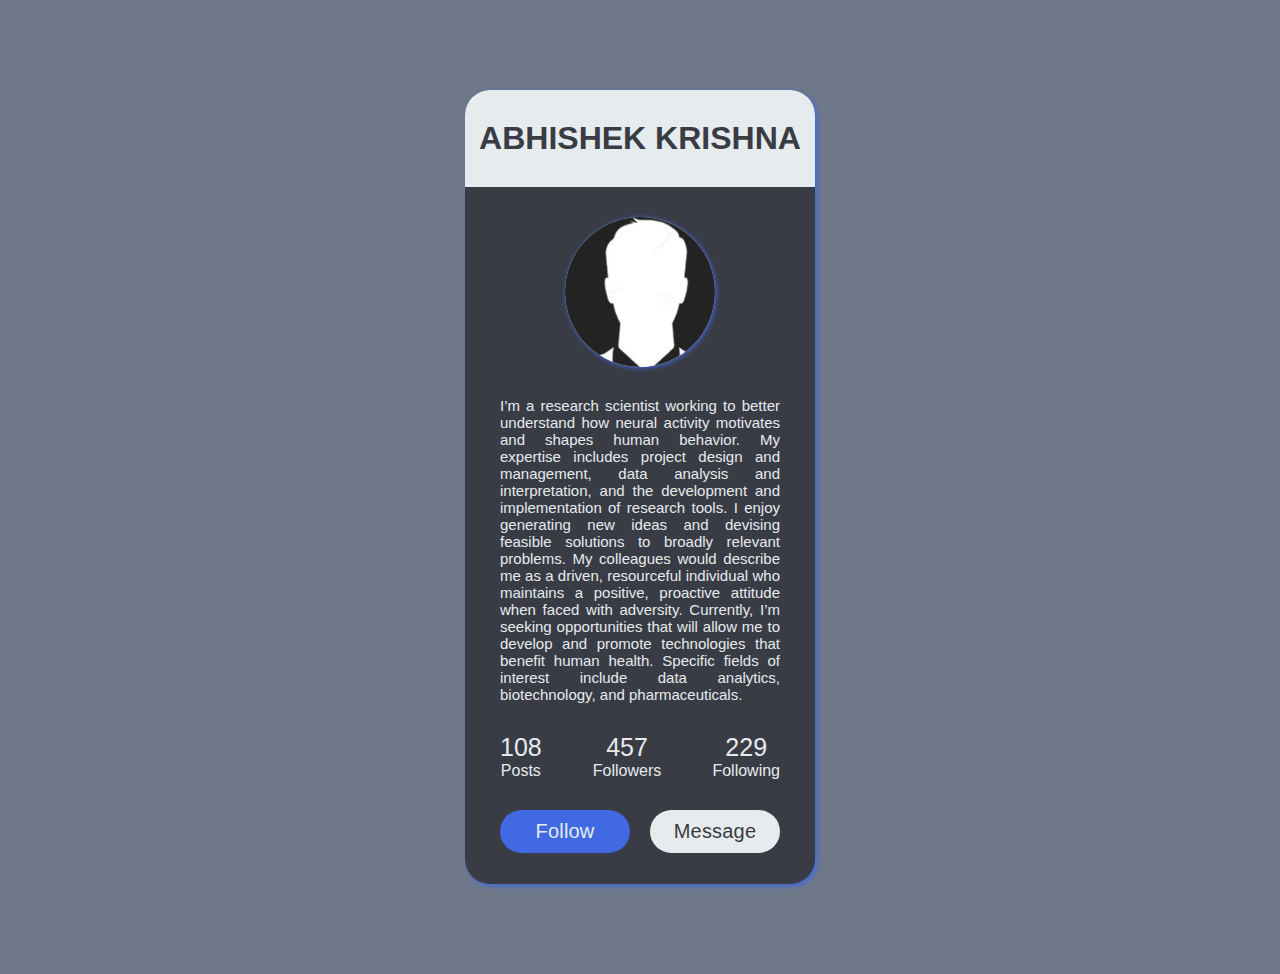
<file: me.html>
<!DOCTYPE html>
<html lang="en">
<head>
    <meta charset="UTF-8">
    <meta name="viewport" content="width=device-width, initial-scale=1.0">
    <title>Profile</title>
    <link href="me.css" rel="stylesheet">
    
</head>
<body>
    

    <div id="card">
        <h1>ABHISHEK KRISHNA</h1>
        <div class="image-crop">
            <img id="avatar" src="profilepic.jpeg"></img>
        </div>
        <div id="bio">
            <p>I’m a research scientist working to better understand how neural activity motivates and shapes human behavior. My expertise includes project design and management, data analysis and interpretation, and the development and implementation of research tools. I enjoy generating new ideas and devising feasible solutions to broadly relevant problems. My colleagues would describe me as a driven, resourceful individual who maintains a positive, proactive attitude when faced with adversity. Currently, I’m seeking opportunities that will allow me to develop and promote technologies that benefit human health. Specific fields of interest include data analytics, biotechnology, and pharmaceuticals. </p>
        </div>
        <div id="stats">
            <div class="col">
                <p class="stat">108</p>
                <p class="label">Posts</p>
            </div>
                    <div class="col">
                <p class="stat">457</p>
                <p class="label">Followers</p>
            </div>
                    <div class="col">
                <p class="stat">229</p>
                <p class="label">Following</p>
            </div>
        </div>
        <div id="buttons">
            <button>Follow</button>
            <button id="msg">Message</button>
        </div>
    </div>

</body>
</html>
</file>
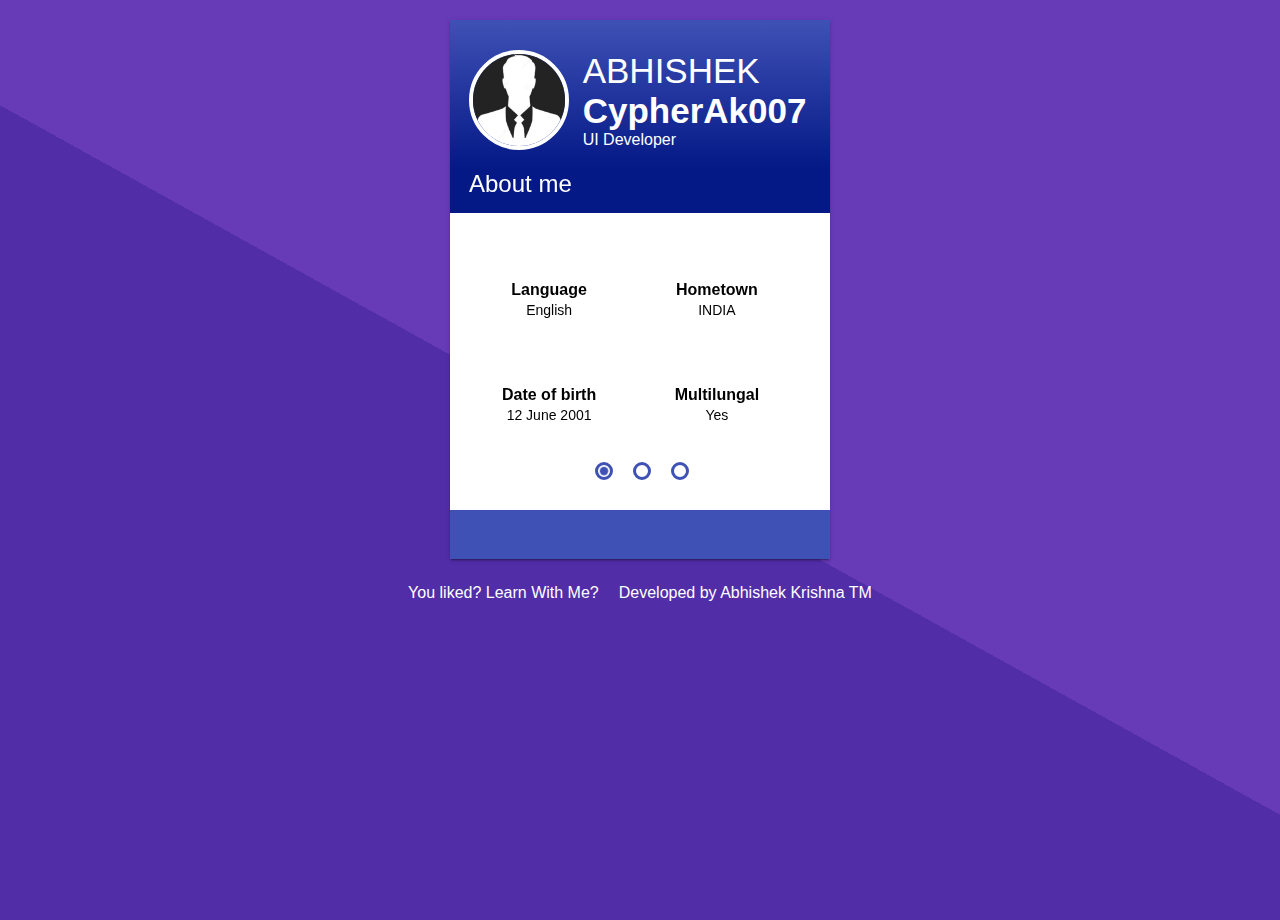
<file: myprofile.html>
<!DOCTYPE html>
<html lang="en">
<head>
    <meta charset="UTF-8">
    <meta name="viewport" content="width=device-width, initial-scale=1.0">
    
    <title>Devdeloper's Profile</title>
    <link href="teacherprofile.css" rel="stylesheet">
</head>
<body>	<article class="cssui-usercard">
    <div class="cssui-usercard__body">
        <header class="cssui-usercard__header">
            <img src="profilepic.jpeg" class="cssui-usercard__avatar" alt="Avatar">
            <div class="cssui-usercard__header-info">
                <h3 class="cssui-usercard__name">ABHISHEK<span class="cssui-usercard__name-label"> CypherAk007</span></h3>
                <span class="cssui-usercard__post">UI Developer</span>
            </div>
        </header>
        <div class="cssui-usercard__content">
            <div class="cssui-slider">

                <!-- the control elements of slider -->

                <input id="slide1" type="radio" class="cssui-slider__switch cssui-usercard__switch" name="slider-controls" checked autofocus>
                <label for="slide1" class="cssui-slider__control cssui-usercard__control"></label>
                <input id="slide2" type="radio" class="cssui-slider__switch cssui-usercard__switch" name="slider-controls">
                <label for="slide2" class="cssui-slider__control cssui-usercard__control"></label>
                <input id="slide3" type="radio" class="cssui-slider__switch cssui-usercard__switch" name="slider-controls">
                <label for="slide3" class="cssui-slider__control cssui-usercard__control"></label>

                <div class="cssui-slider__slides">

                    <!-- first slide -->

                    <div class="cssui-slider__slide">
                        <h4 class="cssui-usercard__title">About me</h4>
                        <div class="cssui-usercard__stats">
                            <div class="cssui-stats cssui-usercard__stats-item">
                                <i class="cssui-icon icon-earth"></i>
                                <div class="cssui-stats__info cssui-usercard__stats-info">
                                    <span class="cssui-stats__name cssui-usercard__stats-name">Language</span>
                                    <span class="cssui-stats__value">English</span>
                                </div>
                            </div>
                            <div class="cssui-stats cssui-usercard__stats-item">
                                <i class="cssui-icon icon-location"></i>
                                <div class="cssui-stats__info cssui-usercard__stats-info">
                                    <span class="cssui-stats__name cssui-usercard__stats-name">Hometown</span>
                                    <span class="cssui-stats__value">INDIA</span>
                                </div>
                            </div>
                            <div class="cssui-stats cssui-usercard__stats-item">
                                <i class="cssui-icon icon-calendar"></i>
                                <div class="cssui-stats__info cssui-usercard__stats-info">
                                    <span class="cssui-stats__name cssui-usercard__stats-name">Date of birth</span>
                                    <span class="cssui-stats__value">12 June 2001</span>
                                </div>
                            </div>
                            <div class="cssui-stats cssui-usercard__stats-item">
                                <i class="cssui-icon icon-man-woman"></i>
                                <div class="cssui-stats__info cssui-usercard__stats-info">
                                    <span class="cssui-stats__name cssui-usercard__stats-name">Multilungal</span>
                                    <span class="cssui-stats__value">Yes</span>
                                </div>
                            </div>
                        </div>
                    </div>

                    <!-- second slide -->

                    <div class="cssui-slider__slide">
                        <h4 class="cssui-usercard__title">My Skills</h4>
                        <div class="cssui-usercard__stats">
                            <div class="cssui-stats cssui-usercard__stats-item">
                                <i class="cssui-icon icon-html"></i>
                                <div class="cssui-stats__info cssui-usercard__stats-info">
                                    <span class="cssui-stats__name cssui-usercard__stats-name">HTML</span>
                                    <span class="cssui-stats__value">85%</span>
                                </div>
                            </div>
                            <div class="cssui-stats cssui-usercard__stats-item">
                                <i class="cssui-icon icon-vue"></i>
                                <div class="cssui-stats__info cssui-usercard__stats-info">
                                    <span class="cssui-stats__name cssui-usercard__stats-name">VUE</span>
                                    <span class="cssui-stats__value">90%</span>
                                </div>
                            </div>
                            <div class="cssui-stats cssui-usercard__stats-item">
                                <i class="cssui-icon icon-angular"></i>
                                <div class="cssui-stats__info cssui-usercard__stats-info">
                                    <span class="cssui-stats__name cssui-usercard__stats-name">AngularJS</span>
                                    <span class="cssui-stats__value">70%</span>
                                </div>
                            </div>
                            <div class="cssui-stats cssui-usercard__stats-item">
                                <i class="cssui-icon icon-js"></i>
                                <div class="cssui-stats__info cssui-usercard__stats-info">
                                    <span class="cssui-stats__name cssui-usercard__stats-name">NodeJS</span>
                                    <span class="cssui-stats__value">82%</span>
                                </div>
                            </div>
                        </div>
                    </div>

                    <!-- third slide -->

                    <div class="cssui-slider__slide">
                        <h4 class="cssui-usercard__title">My Contacts</h4>
                        <div class="cssui-usercard__stats">
                            <div class="cssui-stats cssui-usercard__stats-item">
                                <i class="cssui-icon icon-email"></i>
                                <div class="cssui-stats__info cssui-usercard__stats-info">
                                    <span class="cssui-stats__name cssui-usercard__stats-name">E-mail</span>
                                    <a href="#0" class="cssui-stats__value">xyz@gmail.com</a>
                                </div>
                            </div>
                            <div class="cssui-stats cssui-usercard__stats-item">
                                <i class="cssui-icon icon-phone"></i>
                                <div class="cssui-stats__info cssui-usercard__stats-info">
                                    <span class="cssui-stats__name cssui-usercard__stats-name">Phone</span>
                                    <a href="tel:79000000000" class="cssui-stats__value">63xxxxxxx0</a>
                                </div>
                            </div>
                            <div class="cssui-stats cssui-usercard__stats-item">
                                <i class="cssui-icon icon-whatsapp"></i>
                                <div class="cssui-stats__info cssui-usercard__stats-info">
                                    <span class="cssui-stats__name cssui-usercard__stats-name">WhatsApp</span>
                                    <span class="cssui-stats__value">+91 63xxxxxxx0</span>
                                </div>
                            </div>
                            <div class="cssui-stats cssui-usercard__stats-item">
                                <i class="cssui-icon icon-skype"></i>
                                <div class="cssui-stats__info cssui-usercard__stats-info">
                                    <span class="cssui-stats__name cssui-usercard__stats-name">Skype</span>
                                    <span class="cssui-stats__value">username</span>
                                </div>
                            </div>
                        </div>
                    </div>
                </div>
            </div>
        </div>
    </div>
    <footer class="cssui-usercard__footer">
        <a href="#0" class="cssui-social cssui-usercard__social">
            <i class="cssui-icon icon-twitter"></i>
            <span class="cssui-social__name">twitter</span>
        </a>
        <a href="#0" class="cssui-social cssui-usercard__social">
            <i class="cssui-icon icon-linkedin"></i>
            <span class="cssui-social__name">linkedin</span>
        </a>
        <a href="#0" class="cssui-social cssui-usercard__social">
            <i class="cssui-icon icon-codepen"></i>
            <span class="cssui-social__name">codepen</span>
        </a>
    </footer>
</article>
<footer class="footer">
<div class="main-container footer__container">
  <div class="footer__column">
    <span>You liked?</span>
    <a href="https://www.paypal.me/melnik909" class="donate"  rel="noopener noreferrer" target="_blank">Learn With Me?</a>
  </div>
  <a href="https://www.linkedin.com/in/abhishek-krishna-tm-023b82206/" class="melnik909"  rel="noopener noreferrer" target="_blank">Developed by Abhishek Krishna TM</a>
</div>
</footer>
</body>
</html>
</file>
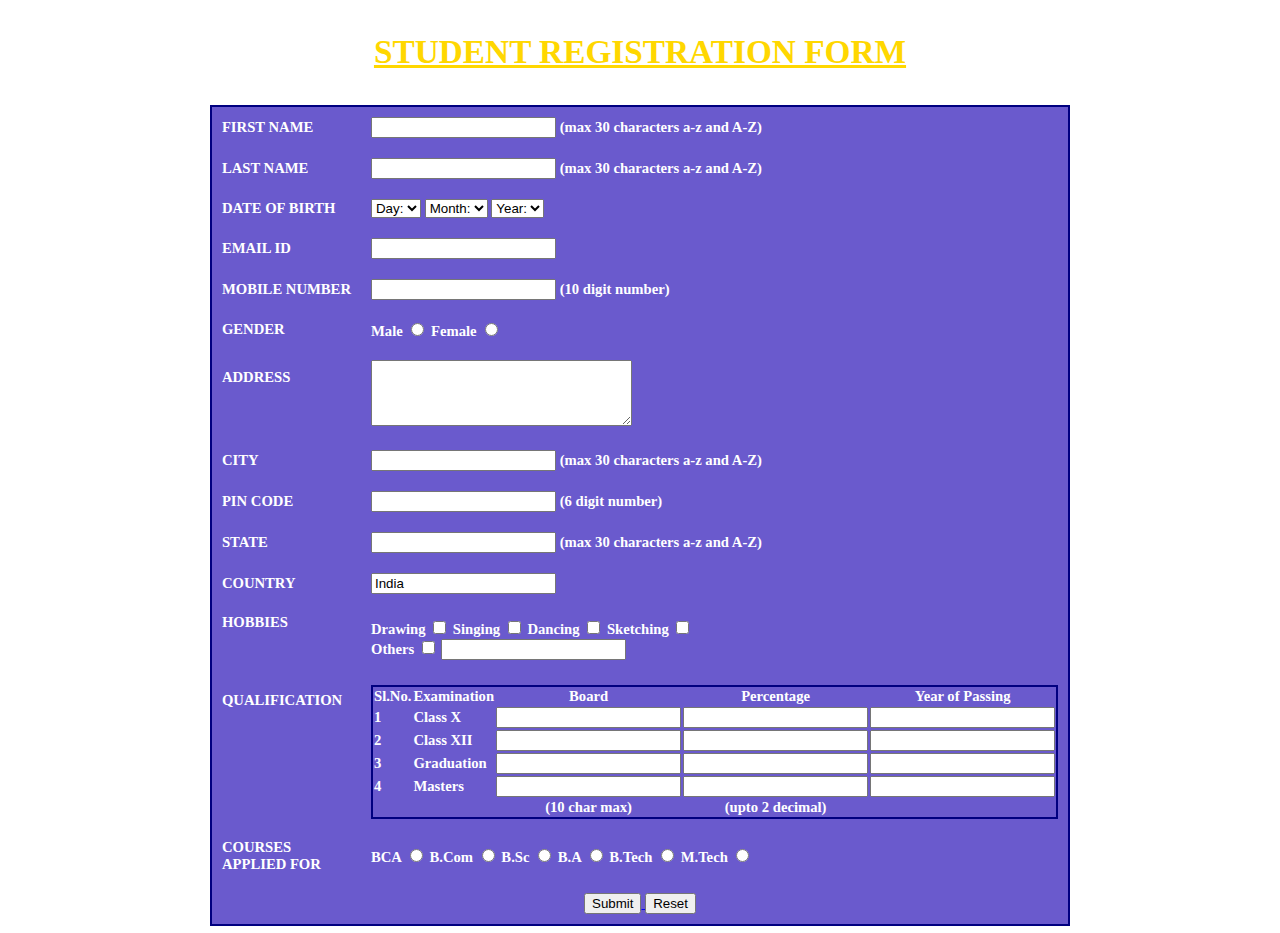
<file: studentform.html>
<!DOCTYPE html>
<html lang="en">
<head>
    <meta charset="UTF-8">
    <meta name="viewport" content="width=device-width, initial-scale=1.0">
    <title>Student Registration Form</title>
   <!--<link href="https://unpkg.com/tailwindcss@^1.0/dist/tailwind.min.css" rel="stylesheet">-->
    <link rel ="stylesheet" href = "studentform.css">
</head>
<body>
  <!--<div style="background-image: url('https://www.website.com/images/image_background.jpg');"></div>
    <header class="text-gray-700 body-font">
        <div class="container mx-auto flex flex-wrap p-5 flex-col md:flex-row items-center">
          <a class="flex title-font font-medium items-center text-gray-900 mb-4 md:mb-0">
            <svg xmlns="http://www.w3.org/2000/svg" fill="none" stroke="currentColor" stroke-linecap="round" stroke-linejoin="round" stroke-width="2" class="w-10 h-10 text-white p-2 bg-indigo-500 rounded-full" viewBox="0 0 24 24">
              <path d="M12 2L2 7l10 5 10-5-10-5zM2 17l10 5 10-5M2 12l10 5 10-5"></path>
            </svg>
            <span class="ml-3 text-xl">WISSEN</span>
          </a>
          <nav class="md:mr-auto md:ml-4 md:py-1 md:pl-4 md:border-l md:border-gray-400	flex flex-wrap items-center text-base justify-center">
            <a href="/"class="mr-5 hover:text-gray-900">Home</a>
            <a href="/"class="mr-5 hover:text-gray-900">About</a>
            <a href="/"class="mr-5 hover:text-gray-900">Book</a>
            <a href="/"class="mr-5 hover:text-gray-900">Me</a>
          </nav>
          <button  style="background-color:rgb(16, 175, 16); border-color:blue; color:white" class="inline-flex items-center bg-gray-200 border-0 py-1 px-3 focus:outline-none hover:bg-gray-300 rounded text-base mt-4 md:mt-0">Next
            <svg fill="none" stroke="currentColor" stroke-linecap="round" stroke-linejoin="round" stroke-width="2" class="w-4 h-4 ml-1" viewBox="0 0 24 24">
              <path d="M5 12h14M12 5l7 7-7 7"></path>
            </svg>
          </button>
        </div>
      </header>
    -->
      <div style="background-image: url('https://source.unsplash.com/720x600/?top universities' ); background-repeat: no-repeat;background-size: 100%;">
      
        <h3 style="color:gold">STUDENT REGISTRATION FORM</h3>

 
<table align="center" cellpadding = "10">
 
<!----- First Name ---------------------------------------------------------->
<tr>
<td>FIRST NAME</td>
<td><input type="text" name="First_Name" maxlength="30"/>
(max 30 characters a-z and A-Z)
</td>
</tr>
 
<!----- Last Name ---------------------------------------------------------->
<tr>
<td>LAST NAME</td>
<td><input type="text" name="Last_Name" maxlength="30"/>
(max 30 characters a-z and A-Z)
</td>
</tr>
 
<!----- Date Of Birth -------------------------------------------------------->
<tr>
<td>DATE OF BIRTH</td>
 
<td>
<select name="Birthday_day" id="Birthday_Day">
<option value="-1">Day:</option>
<option value="1">1</option>
<option value="2">2</option>
<option value="3">3</option>
 
<option value="4">4</option>
<option value="5">5</option>
<option value="6">6</option>
<option value="7">7</option>
<option value="8">8</option>
<option value="9">9</option>
<option value="10">10</option>
<option value="11">11</option>
<option value="12">12</option>
 
<option value="13">13</option>
<option value="14">14</option>
<option value="15">15</option>
<option value="16">16</option>
<option value="17">17</option>
<option value="18">18</option>
<option value="19">19</option>
<option value="20">20</option>
<option value="21">21</option>
 
<option value="22">22</option>
<option value="23">23</option>
<option value="24">24</option>
<option value="25">25</option>
<option value="26">26</option>
<option value="27">27</option>
<option value="28">28</option>
<option value="29">29</option>
<option value="30">30</option>
 
<option value="31">31</option>
</select>
 
<select id="Birthday_Month" name="Birthday_Month">
<option value="-1">Month:</option>
<option value="January">Jan</option>
<option value="February">Feb</option>
<option value="March">Mar</option>
<option value="April">Apr</option>
<option value="May">May</option>
<option value="June">Jun</option>
<option value="July">Jul</option>
<option value="August">Aug</option>
<option value="September">Sep</option>
<option value="October">Oct</option>
<option value="November">Nov</option>
<option value="December">Dec</option>
</select>
 
<select name="Birthday_Year" id="Birthday_Year">
 
<option value="-1">Year:</option>
<option value="2012">2012</option>
<option value="2011">2011</option>
<option value="2010">2010</option>
<option value="2009">2009</option>
<option value="2008">2008</option>
<option value="2007">2007</option>
<option value="2006">2006</option>
<option value="2005">2005</option>
<option value="2004">2004</option>
<option value="2003">2003</option>
<option value="2002">2002</option>
<option value="2001">2001</option>
<option value="2000">2000</option>
 
<option value="1999">1999</option>
<option value="1998">1998</option>
<option value="1997">1997</option>
<option value="1996">1996</option>
<option value="1995">1995</option>
<option value="1994">1994</option>
<option value="1993">1993</option>
<option value="1992">1992</option>
<option value="1991">1991</option>
<option value="1990">1990</option>
 
<option value="1989">1989</option>
<option value="1988">1988</option>
<option value="1987">1987</option>
<option value="1986">1986</option>
<option value="1985">1985</option>
<option value="1984">1984</option>
<option value="1983">1983</option>
<option value="1982">1982</option>
<option value="1981">1981</option>
<option value="1980">1980</option>
</select>
</td>
</tr>
 
<!----- Email Id ---------------------------------------------------------->
<tr>
<td>EMAIL ID</td>
<td><input type="text" name="Email_Id" maxlength="100" /></td>
</tr>
 
<!----- Mobile Number ---------------------------------------------------------->
<tr>
<td>MOBILE NUMBER</td>
<td>
<input type="text" name="Mobile_Number" maxlength="10" />
(10 digit number)
</td>
</tr>
 
<!----- Gender ----------------------------------------------------------->
<tr>
<td>GENDER</td>
<td>
Male <input type="radio" name="Gender" value="Male" />
Female <input type="radio" name="Gender" value="Female" />
</td>
</tr>
 
<!----- Address ---------------------------------------------------------->
<tr>
<td>ADDRESS <br /><br /><br /></td>
<td><textarea name="Address" rows="4" cols="30"></textarea></td>
</tr>
 
<!----- City ---------------------------------------------------------->
<tr>
<td>CITY</td>
<td><input type="text" name="City" maxlength="30" />
(max 30 characters a-z and A-Z)
</td>
</tr>
 
<!----- Pin Code ---------------------------------------------------------->
<tr>
<td>PIN CODE</td>
<td><input type="text" name="Pin_Code" maxlength="6" />
(6 digit number)
</td>
</tr>
 
<!----- State ---------------------------------------------------------->
<tr>
<td>STATE</td>
<td><input type="text" name="State" maxlength="30" />
(max 30 characters a-z and A-Z)
</td>
</tr>
 
<!----- Country ---------------------------------------------------------->
<tr>
<td>COUNTRY</td>
<td><input type="text" name="Country" value="India" readonly="readonly" /></td>
</tr>
 
<!----- Hobbies ---------------------------------------------------------->
 
<tr>
<td>HOBBIES <br /><br /><br /></td>
 
<td>
Drawing
<input type="checkbox" name="Hobby_Drawing" value="Drawing" />
Singing
<input type="checkbox" name="Hobby_Singing" value="Singing" />
Dancing
<input type="checkbox" name="Hobby_Dancing" value="Dancing" />
Sketching
<input type="checkbox" name="Hobby_Cooking" value="Cooking" />
<br />
Others
<input type="checkbox" name="Hobby_Other" value="Other">
<input type="text" name="Other_Hobby" maxlength="30" />
</td>
</tr>
 
<!----- Qualification---------------------------------------------------------->
<tr>
<td>QUALIFICATION <br /><br /><br /><br /><br /><br /><br /></td>
 
<td>
<table>
 
<tr>
<td align="center"><b>Sl.No.</b></td>
<td align="center"><b>Examination</b></td>
<td align="center"><b>Board</b></td>
<td align="center"><b>Percentage</b></td>
<td align="center"><b>Year of Passing</b></td>
</tr>
 
<tr>
<td>1</td>
<td>Class X</td>
<td><input type="text" name="ClassX_Board" maxlength="30" /></td>
<td><input type="text" name="ClassX_Percentage" maxlength="30" /></td>
<td><input type="text" name="ClassX_YrOfPassing" maxlength="30" /></td>
</tr>
 
<tr>
<td>2</td>
<td>Class XII</td>
<td><input type="text" name="ClassXII_Board" maxlength="30" /></td>
<td><input type="text" name="ClassXII_Percentage" maxlength="30" /></td>
<td><input type="text" name="ClassXII_YrOfPassing" maxlength="30" /></td>
</tr>
 
<tr>
<td>3</td>
<td>Graduation</td>
<td><input type="text" name="Graduation_Board" maxlength="30" /></td>
<td><input type="text" name="Graduation_Percentage" maxlength="30" /></td>
<td><input type="text" name="Graduation_YrOfPassing" maxlength="30" /></td>
</tr>
 
<tr>
<td>4</td>
<td>Masters</td>
<td><input type="text" name="Masters_Board" maxlength="30" /></td>
<td><input type="text" name="Masters_Percentage" maxlength="30" /></td>
<td><input type="text" name="Masters_YrOfPassing" maxlength="30" /></td>
</tr>
 
<tr>
<td></td>
<td></td>
<td align="center">(10 char max)</td>
<td align="center">(upto 2 decimal)</td>
</tr>
</table>
 
</td>
</tr>
 
<!----- Course ---------------------------------------------------------->
<tr>
<td>COURSES<br />APPLIED FOR</td>
<td>
BCA
<input type="radio" name="Course_BCA" value="BCA">
B.Com
<input type="radio" name="Course_BCom" value="B.Com">
B.Sc
<input type="radio" name="Course_BSc" value="B.Sc">
B.A
<input type="radio" name="Course_BA" value="B.A">
B.Tech
<input type="radio" name="Course_BTech" value="B.Tech">
M.Tech
<input type="radio" name="Course_MTech" value="M.Tech">
</td>
</tr>
 
<!----- Submit and Reset ------------------------------------------------->
<tr>
<td colspan="2" align="center">
<a href="index.html">
  <input type="submit" value="Submit">
</a>
<a href="studentform.html">
<input type="reset" value="Reset">
</a>
</td>
</tr>
</table>
 
</form>
 </div>
<!--Footer
<footer class="text-gray-700 body-font">
    <div class="container px-5 py-8 mx-auto flex items-center sm:flex-row flex-col">
      <a class="flex title-font font-medium items-center md:justify-start justify-center text-gray-900">
        <svg xmlns="http://www.w3.org/2000/svg" fill="none" stroke="currentColor" stroke-linecap="round" stroke-linejoin="round" stroke-width="2" class="w-10 h-10 text-white p-2 bg-indigo-500 rounded-full" viewBox="0 0 24 24">
          <path d="M12 2L2 7l10 5 10-5-10-5zM2 17l10 5 10-5M2 12l10 5 10-5"></path>
        </svg>
        <span class="ml-3 text-xl">WISSEN</span>
      </a>
      <p class="text-sm text-gray-500 sm:ml-4 sm:pl-4 sm:border-l-2 sm:border-gray-200 sm:py-2 sm:mt-0 mt-4">© 2020 WISSEN —
        <a href="https://twitter.com/knyttneve" class="text-gray-600 ml-1" rel="noopener noreferrer" target="_blank">@Abhishek Krishna TM</a>
      </p>
      <span class="inline-flex sm:ml-auto sm:mt-0 mt-4 justify-center sm:justify-start">
        <a class="text-gray-500">
          <svg fill="currentColor" stroke-linecap="round" stroke-linejoin="round" stroke-width="2" class="w-5 h-5" viewBox="0 0 24 24">
            <path d="M18 2h-3a5 5 0 00-5 5v3H7v4h3v8h4v-8h3l1-4h-4V7a1 1 0 011-1h3z"></path>
          </svg>
        </a>
        <a class="ml-3 text-gray-500">
          <svg fill="currentColor" stroke-linecap="round" stroke-linejoin="round" stroke-width="2" class="w-5 h-5" viewBox="0 0 24 24">
            <path d="M23 3a10.9 10.9 0 01-3.14 1.53 4.48 4.48 0 00-7.86 3v1A10.66 10.66 0 013 4s-4 9 5 13a11.64 11.64 0 01-7 2c9 5 20 0 20-11.5a4.5 4.5 0 00-.08-.83A7.72 7.72 0 0023 3z"></path>
          </svg>
        </a>
        <a class="ml-3 text-gray-500">
          <svg fill="none" stroke="currentColor" stroke-linecap="round" stroke-linejoin="round" stroke-width="2" class="w-5 h-5" viewBox="0 0 24 24">
            <rect width="20" height="20" x="2" y="2" rx="5" ry="5"></rect>
            <path d="M16 11.37A4 4 0 1112.63 8 4 4 0 0116 11.37zm1.5-4.87h.01"></path>
          </svg>
        </a>
        <a class="ml-3 text-gray-500">
          <svg fill="currentColor" stroke="currentColor" stroke-linecap="round" stroke-linejoin="round" stroke-width="0" class="w-5 h-5" viewBox="0 0 24 24">
            <path stroke="none" d="M16 8a6 6 0 016 6v7h-4v-7a2 2 0 00-2-2 2 2 0 00-2 2v7h-4v-7a6 6 0 016-6zM2 9h4v12H2z"></path>
            <circle cx="4" cy="4" r="2" stroke="none"></circle>
          </svg>
        </a>
      </span>
    </div>
  </footer>-->

</body>
</html>
</file>
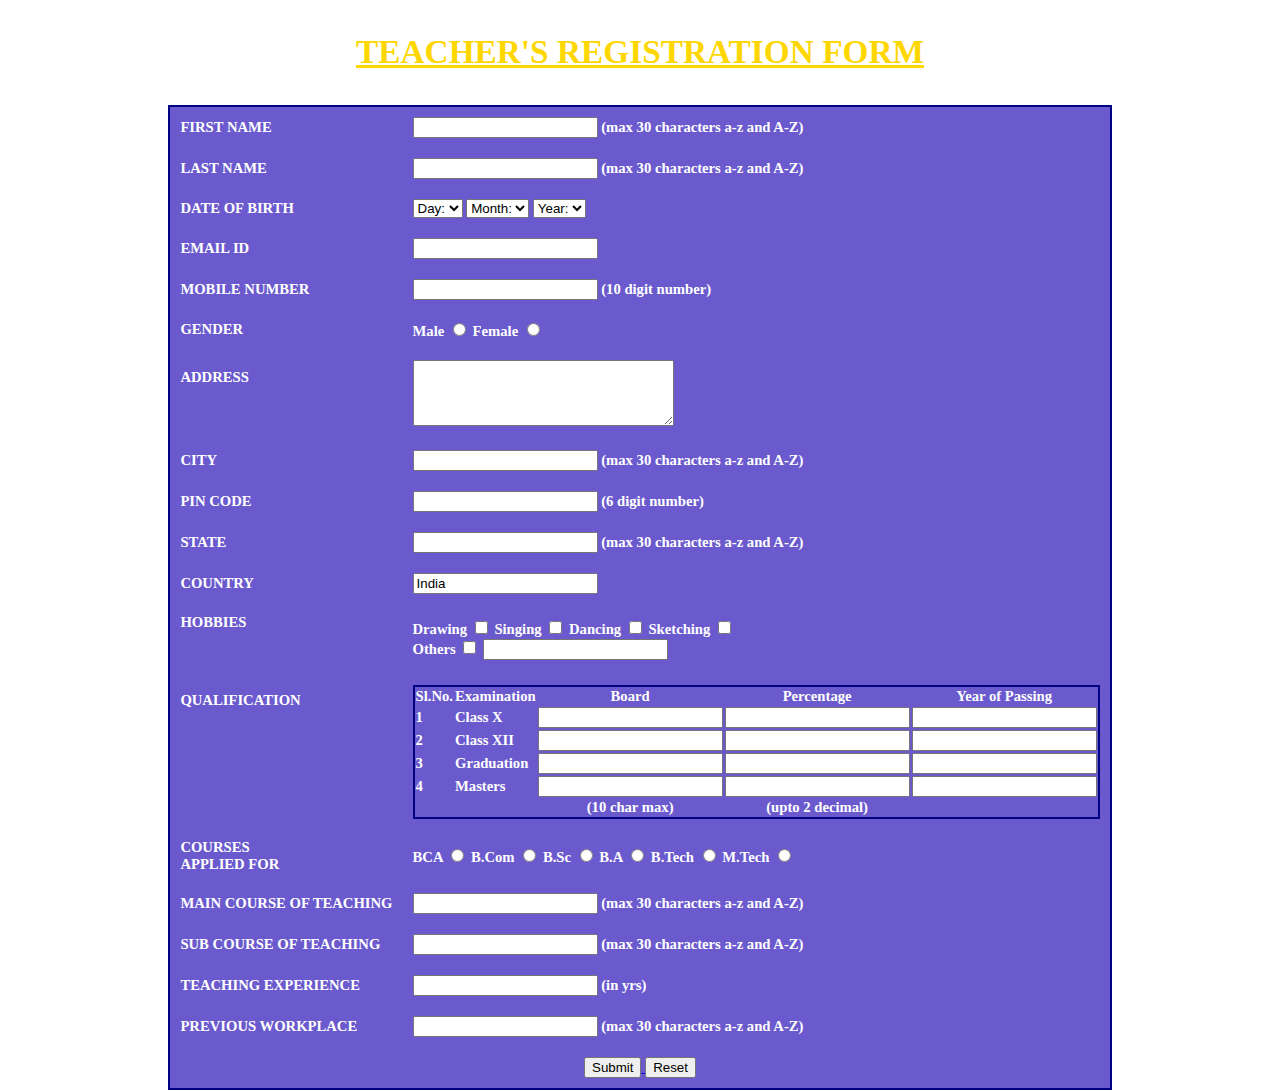
<file: teacherform.html>
<!DOCTYPE html>
<html lang="en">
<head>
    <meta charset="UTF-8">
    <meta name="viewport" content="width=device-width, initial-scale=1.0">
    <title>Teacher's Registration Form</title>
   <!--<link href="https://unpkg.com/tailwindcss@^1.0/dist/tailwind.min.css" rel="stylesheet">-->
    <link rel ="stylesheet" href = "studentform.css">
</head>
<body>
  <!--<div style="background-image: url('https://www.website.com/images/image_background.jpg');"></div>
    <header class="text-gray-700 body-font">
        <div class="container mx-auto flex flex-wrap p-5 flex-col md:flex-row items-center">
          <a class="flex title-font font-medium items-center text-gray-900 mb-4 md:mb-0">
            <svg xmlns="http://www.w3.org/2000/svg" fill="none" stroke="currentColor" stroke-linecap="round" stroke-linejoin="round" stroke-width="2" class="w-10 h-10 text-white p-2 bg-indigo-500 rounded-full" viewBox="0 0 24 24">
              <path d="M12 2L2 7l10 5 10-5-10-5zM2 17l10 5 10-5M2 12l10 5 10-5"></path>
            </svg>
            <span class="ml-3 text-xl">WISSEN</span>
          </a>
          <nav class="md:mr-auto md:ml-4 md:py-1 md:pl-4 md:border-l md:border-gray-400	flex flex-wrap items-center text-base justify-center">
            <a href="/"class="mr-5 hover:text-gray-900">Home</a>
            <a href="/"class="mr-5 hover:text-gray-900">About</a>
            <a href="/"class="mr-5 hover:text-gray-900">Book</a>
            <a href="/"class="mr-5 hover:text-gray-900">Me</a>
          </nav>
          <button  style="background-color:rgb(16, 175, 16); border-color:blue; color:white" class="inline-flex items-center bg-gray-200 border-0 py-1 px-3 focus:outline-none hover:bg-gray-300 rounded text-base mt-4 md:mt-0">Next
            <svg fill="none" stroke="currentColor" stroke-linecap="round" stroke-linejoin="round" stroke-width="2" class="w-4 h-4 ml-1" viewBox="0 0 24 24">
              <path d="M5 12h14M12 5l7 7-7 7"></path>
            </svg>
          </button>
        </div>
      </header>
    -->
      <div style="background-image: url('https://source.unsplash.com/720x600/?top universities' ); background-repeat: no-repeat;background-size: 100%;">
      
        <h3 style="color:gold">TEACHER'S REGISTRATION FORM</h3>

 
<table align="center" cellpadding = "10">
 
<!----- First Name ---------------------------------------------------------->
<tr>
<td>FIRST NAME</td>
<td><input type="text" name="First_Name" maxlength="30"/>
(max 30 characters a-z and A-Z)
</td>
</tr>
 
<!----- Last Name ---------------------------------------------------------->
<tr>
<td>LAST NAME</td>
<td><input type="text" name="Last_Name" maxlength="30"/>
(max 30 characters a-z and A-Z)
</td>
</tr>
 
<!----- Date Of Birth -------------------------------------------------------->
<tr>
<td>DATE OF BIRTH</td>
 
<td>
<select name="Birthday_day" id="Birthday_Day">
<option value="-1">Day:</option>
<option value="1">1</option>
<option value="2">2</option>
<option value="3">3</option>
 
<option value="4">4</option>
<option value="5">5</option>
<option value="6">6</option>
<option value="7">7</option>
<option value="8">8</option>
<option value="9">9</option>
<option value="10">10</option>
<option value="11">11</option>
<option value="12">12</option>
 
<option value="13">13</option>
<option value="14">14</option>
<option value="15">15</option>
<option value="16">16</option>
<option value="17">17</option>
<option value="18">18</option>
<option value="19">19</option>
<option value="20">20</option>
<option value="21">21</option>
 
<option value="22">22</option>
<option value="23">23</option>
<option value="24">24</option>
<option value="25">25</option>
<option value="26">26</option>
<option value="27">27</option>
<option value="28">28</option>
<option value="29">29</option>
<option value="30">30</option>
 
<option value="31">31</option>
</select>
 
<select id="Birthday_Month" name="Birthday_Month">
<option value="-1">Month:</option>
<option value="January">Jan</option>
<option value="February">Feb</option>
<option value="March">Mar</option>
<option value="April">Apr</option>
<option value="May">May</option>
<option value="June">Jun</option>
<option value="July">Jul</option>
<option value="August">Aug</option>
<option value="September">Sep</option>
<option value="October">Oct</option>
<option value="November">Nov</option>
<option value="December">Dec</option>
</select>
 
<select name="Birthday_Year" id="Birthday_Year">
 
<option value="-1">Year:</option>
<option value="2012">2012</option>
<option value="2011">2011</option>
<option value="2010">2010</option>
<option value="2009">2009</option>
<option value="2008">2008</option>
<option value="2007">2007</option>
<option value="2006">2006</option>
<option value="2005">2005</option>
<option value="2004">2004</option>
<option value="2003">2003</option>
<option value="2002">2002</option>
<option value="2001">2001</option>
<option value="2000">2000</option>
 
<option value="1999">1999</option>
<option value="1998">1998</option>
<option value="1997">1997</option>
<option value="1996">1996</option>
<option value="1995">1995</option>
<option value="1994">1994</option>
<option value="1993">1993</option>
<option value="1992">1992</option>
<option value="1991">1991</option>
<option value="1990">1990</option>
 
<option value="1989">1989</option>
<option value="1988">1988</option>
<option value="1987">1987</option>
<option value="1986">1986</option>
<option value="1985">1985</option>
<option value="1984">1984</option>
<option value="1983">1983</option>
<option value="1982">1982</option>
<option value="1981">1981</option>
<option value="1980">1980</option>
</select>
</td>
</tr>
 
<!----- Email Id ---------------------------------------------------------->
<tr>
<td>EMAIL ID</td>
<td><input type="text" name="Email_Id" maxlength="100" /></td>
</tr>
 
<!----- Mobile Number ---------------------------------------------------------->
<tr>
<td>MOBILE NUMBER</td>
<td>
<input type="text" name="Mobile_Number" maxlength="10" />
(10 digit number)
</td>
</tr>
 
<!----- Gender ----------------------------------------------------------->
<tr>
<td>GENDER</td>
<td>
Male <input type="radio" name="Gender" value="Male" />
Female <input type="radio" name="Gender" value="Female" />
</td>
</tr>
 
<!----- Address ---------------------------------------------------------->
<tr>
<td>ADDRESS <br /><br /><br /></td>
<td><textarea name="Address" rows="4" cols="30"></textarea></td>
</tr>
 
<!----- City ---------------------------------------------------------->
<tr>
<td>CITY</td>
<td><input type="text" name="City" maxlength="30" />
(max 30 characters a-z and A-Z)
</td>
</tr>
 
<!----- Pin Code ---------------------------------------------------------->
<tr>
<td>PIN CODE</td>
<td><input type="text" name="Pin_Code" maxlength="6" />
(6 digit number)
</td>
</tr>
 
<!----- State ---------------------------------------------------------->
<tr>
<td>STATE</td>
<td><input type="text" name="State" maxlength="30" />
(max 30 characters a-z and A-Z)
</td>
</tr>
 
<!----- Country ---------------------------------------------------------->
<tr>
<td>COUNTRY</td>
<td><input type="text" name="Country" value="India" readonly="readonly" /></td>
</tr>
 
<!----- Hobbies ---------------------------------------------------------->
 
<tr>
<td>HOBBIES <br /><br /><br /></td>
 
<td>
Drawing
<input type="checkbox" name="Hobby_Drawing" value="Drawing" / >
Singing
<input type="checkbox" name="Hobby_Singing" value="Singing" />
Dancing
<input type="checkbox" name="Hobby_Dancing" value="Dancing" />
Sketching
<input type="checkbox" name="Hobby_Cooking" value="Cooking" />
<br />
Others
<input type="checkbox" name="Hobby_Other" value="Other">
<input type="text" name="Other_Hobby" maxlength="30" />
</td>
</tr>
 
<!----- Qualification---------------------------------------------------------->
<tr>
<td>QUALIFICATION <br /><br /><br /><br /><br /><br /><br /></td>
 
<td>
<table>
 
<tr>
<td align="center"><b>Sl.No.</b></td>
<td align="center"><b>Examination</b></td>
<td align="center"><b>Board</b></td>
<td align="center"><b>Percentage</b></td>
<td align="center"><b>Year of Passing</b></td>
</tr>
 
<tr>
<td>1</td>
<td>Class X</td>
<td><input type="text" name="ClassX_Board" maxlength="30" /></td>
<td><input type="text" name="ClassX_Percentage" maxlength="30" /></td>
<td><input type="text" name="ClassX_YrOfPassing" maxlength="30" /></td>
</tr>
 
<tr>
<td>2</td>
<td>Class XII</td>
<td><input type="text" name="ClassXII_Board" maxlength="30" /></td>
<td><input type="text" name="ClassXII_Percentage" maxlength="30" /></td>
<td><input type="text" name="ClassXII_YrOfPassing" maxlength="30" /></td>
</tr>
 
<tr>
<td>3</td>
<td>Graduation</td>
<td><input type="text" name="Graduation_Board" maxlength="30" /></td>
<td><input type="text" name="Graduation_Percentage" maxlength="30" /></td>
<td><input type="text" name="Graduation_YrOfPassing" maxlength="30" /></td>
</tr>
 
<tr>
<td>4</td>
<td>Masters</td>
<td><input type="text" name="Masters_Board" maxlength="30" /></td>
<td><input type="text" name="Masters_Percentage" maxlength="30" /></td>
<td><input type="text" name="Masters_YrOfPassing" maxlength="30" /></td>
</tr>
 
<tr>
<td></td>
<td></td>
<td align="center">(10 char max)</td>
<td align="center">(upto 2 decimal)</td>
 </tr>
</table>
 
</td>
</tr>
 
<!----- Course ---------------------------------------------------------->
<tr>
<td>COURSES<br />APPLIED FOR</td>
<td>
BCA
<input type="radio" name="Course_BCA" value="BCA">
B.Com
<input type="radio" name="Course_BCom" value="B.Com">
B.Sc
<input type="radio" name="Course_BSc" value="B.Sc">
B.A
<input type="radio" name="Course_BA" value="B.A">
B.Tech
<input type="radio" name="Course_BTech" value="B.Tech">
M.Tech
<input type="radio" name="Course_MTech" value="M.Tech">
</td>
</tr>
 
<!----- main course ------------------------------------------------->
<tr>
  <td>MAIN COURSE OF TEACHING</td>
  <td><input type="text" name="main course" maxlength="30" />
  (max 30 characters a-z and A-Z)
  </td>
  </tr>

<!----- sub course ------------------------------------------------->
<tr>
  <td>SUB COURSE  OF TEACHING</td>
  <td><input type="text" name="sub course" maxlength="30" />
  (max 30 characters a-z and A-Z)
  </td>
  </tr>

<!----- teaching experience ------------------------------------------------->
<tr>
  <td>TEACHING EXPERIENCE</td>
  <td><input type="text" name="teaching experience" maxlength="30" />
  (in yrs)
  </td>
  </tr>

<!----- previous workplace ------------------------------------------------->
<tr>
  <td>PREVIOUS WORKPLACE</td>
  <td><input type="text" name="previous workplace" maxlength="30" />
  (max 30 characters a-z and A-Z)
  </td>
  </tr>


<!----- Submit and Reset ------------------------------------------------->
<tr>
  <td colspan="2" align="center">
  <a href="index.html">
    <input type="submit" value="Submit">
  </a>
  <a href="teacherform.html">
  <input type="reset" value="Reset">
  </a>
  </td>
  </tr>
  </table>
 
</form>
 </div>
<!--Footer
<footer class="text-gray-700 body-font">
    <div class="container px-5 py-8 mx-auto flex items-center sm:flex-row flex-col">
      <a class="flex title-font font-medium items-center md:justify-start justify-center text-gray-900">
        <svg xmlns="http://www.w3.org/2000/svg" fill="none" stroke="currentColor" stroke-linecap="round" stroke-linejoin="round" stroke-width="2" class="w-10 h-10 text-white p-2 bg-indigo-500 rounded-full" viewBox="0 0 24 24">
          <path d="M12 2L2 7l10 5 10-5-10-5zM2 17l10 5 10-5M2 12l10 5 10-5"></path>
        </svg>
        <span class="ml-3 text-xl">WISSEN</span>
      </a>
      <p class="text-sm text-gray-500 sm:ml-4 sm:pl-4 sm:border-l-2 sm:border-gray-200 sm:py-2 sm:mt-0 mt-4">© 2020 WISSEN —
        <a href="https://twitter.com/knyttneve" class="text-gray-600 ml-1" rel="noopener noreferrer" target="_blank">@Abhishek Krishna TM</a>
      </p>
      <span class="inline-flex sm:ml-auto sm:mt-0 mt-4 justify-center sm:justify-start">
        <a class="text-gray-500">
          <svg fill="currentColor" stroke-linecap="round" stroke-linejoin="round" stroke-width="2" class="w-5 h-5" viewBox="0 0 24 24">
            <path d="M18 2h-3a5 5 0 00-5 5v3H7v4h3v8h4v-8h3l1-4h-4V7a1 1 0 011-1h3z"></path>
          </svg>
        </a>
        <a class="ml-3 text-gray-500">
          <svg fill="currentColor" stroke-linecap="round" stroke-linejoin="round" stroke-width="2" class="w-5 h-5" viewBox="0 0 24 24">
            <path d="M23 3a10.9 10.9 0 01-3.14 1.53 4.48 4.48 0 00-7.86 3v1A10.66 10.66 0 013 4s-4 9 5 13a11.64 11.64 0 01-7 2c9 5 20 0 20-11.5a4.5 4.5 0 00-.08-.83A7.72 7.72 0 0023 3z"></path>
          </svg>
        </a>
        <a class="ml-3 text-gray-500">
          <svg fill="none" stroke="currentColor" stroke-linecap="round" stroke-linejoin="round" stroke-width="2" class="w-5 h-5" viewBox="0 0 24 24">
            <rect width="20" height="20" x="2" y="2" rx="5" ry="5"></rect>
            <path d="M16 11.37A4 4 0 1112.63 8 4 4 0 0116 11.37zm1.5-4.87h.01"></path>
          </svg>
        </a>
        <a class="ml-3 text-gray-500">
          <svg fill="currentColor" stroke="currentColor" stroke-linecap="round" stroke-linejoin="round" stroke-width="0" class="w-5 h-5" viewBox="0 0 24 24">
            <path stroke="none" d="M16 8a6 6 0 016 6v7h-4v-7a2 2 0 00-2-2 2 2 0 00-2 2v7h-4v-7a6 6 0 016-6zM2 9h4v12H2z"></path>
            <circle cx="4" cy="4" r="2" stroke="none"></circle>
          </svg>
        </a>
      </span>
    </div>
  </footer>-->

</body>
</html>
</file>
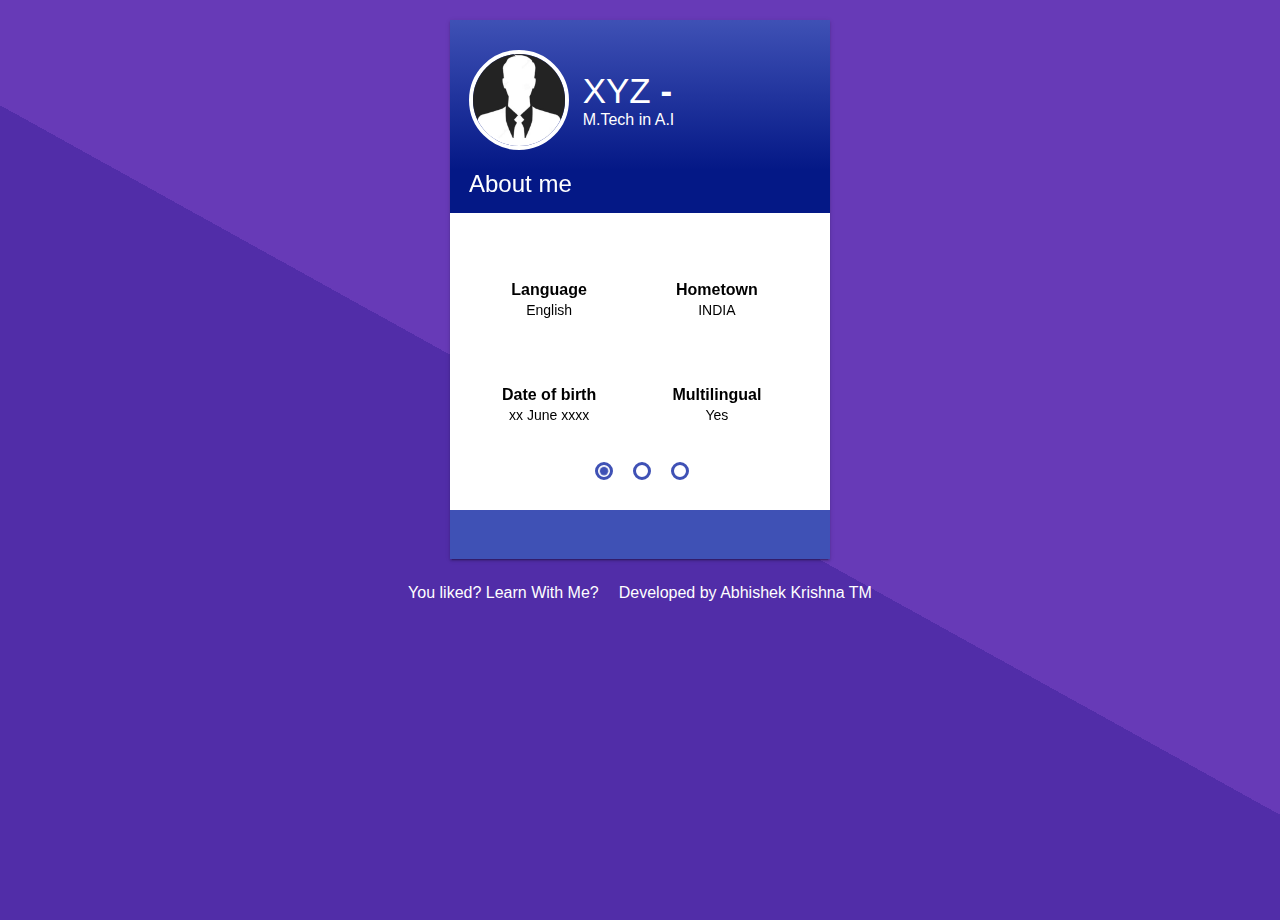
<file: teacherprofile.html>
<!DOCTYPE html>
<html lang="en">
<head>
    <meta charset="UTF-8">
    <meta name="viewport" content="width=device-width, initial-scale=1.0">
    
    <title>Teachers Profile</title>
    <link href="teacherprofile.css" rel="stylesheet">
</head>
<body>	<article class="cssui-usercard">
    <div class="cssui-usercard__body">
        <header class="cssui-usercard__header">
            <img src="profilepic.jpeg" class="cssui-usercard__avatar" alt="Avatar">
            <div class="cssui-usercard__header-info">
                <h3 class="cssui-usercard__name">XYZ<span class="cssui-usercard__name-label"> -</span></h3>
                <span class="cssui-usercard__post">M.Tech in A.I</span>
            </div>
        </header>
        <div class="cssui-usercard__content">
            <div class="cssui-slider">

                <!-- the control elements of slider -->

                <input id="slide1" type="radio" class="cssui-slider__switch cssui-usercard__switch" name="slider-controls" checked autofocus>
                <label for="slide1" class="cssui-slider__control cssui-usercard__control"></label>
                <input id="slide2" type="radio" class="cssui-slider__switch cssui-usercard__switch" name="slider-controls">
                <label for="slide2" class="cssui-slider__control cssui-usercard__control"></label>
                <input id="slide3" type="radio" class="cssui-slider__switch cssui-usercard__switch" name="slider-controls">
                <label for="slide3" class="cssui-slider__control cssui-usercard__control"></label>

                <div class="cssui-slider__slides">

                    <!-- first slide -->

                    <div class="cssui-slider__slide">
                        <h4 class="cssui-usercard__title">About me</h4>
                        <div class="cssui-usercard__stats">
                            <div class="cssui-stats cssui-usercard__stats-item">
                                <i class="cssui-icon icon-earth"></i>
                                <div class="cssui-stats__info cssui-usercard__stats-info">
                                    <span class="cssui-stats__name cssui-usercard__stats-name">Language</span>
                                    <span class="cssui-stats__value">English</span>
                                </div>
                            </div>
                            <div class="cssui-stats cssui-usercard__stats-item">
                                <i class="cssui-icon icon-location"></i>
                                <div class="cssui-stats__info cssui-usercard__stats-info">
                                    <span class="cssui-stats__name cssui-usercard__stats-name">Hometown</span>
                                    <span class="cssui-stats__value">INDIA</span>
                                </div>
                            </div>
                            <div class="cssui-stats cssui-usercard__stats-item">
                                <i class="cssui-icon icon-calendar"></i>
                                <div class="cssui-stats__info cssui-usercard__stats-info">
                                    <span class="cssui-stats__name cssui-usercard__stats-name">Date of birth</span>
                                    <span class="cssui-stats__value">xx June xxxx</span>
                                </div>
                            </div>
                            <div class="cssui-stats cssui-usercard__stats-item">
                                <i class="cssui-icon icon-man-woman"></i>
                                <div class="cssui-stats__info cssui-usercard__stats-info">
                                    <span class="cssui-stats__name cssui-usercard__stats-name">Multilingual</span>
                                    <span class="cssui-stats__value">Yes</span>
                                </div>
                            </div>
                        </div>
                    </div>

                    <!-- second slide -->

                    <div class="cssui-slider__slide">
                        <h4 class="cssui-usercard__title">My Skills</h4>
                        <div class="cssui-usercard__stats">
                            <div class="cssui-stats cssui-usercard__stats-item">
                                <i class="cssui-icon icon-html"></i>
                                <div class="cssui-stats__info cssui-usercard__stats-info">
                                    <span class="cssui-stats__name cssui-usercard__stats-name">HTML</span>
                                    <span class="cssui-stats__value">85%</span>
                                </div>
                            </div>
                            <div class="cssui-stats cssui-usercard__stats-item">
                                <i class="cssui-icon icon-vue"></i>
                                <div class="cssui-stats__info cssui-usercard__stats-info">
                                    <span class="cssui-stats__name cssui-usercard__stats-name">VUE</span>
                                    <span class="cssui-stats__value">90%</span>
                                </div>
                            </div>
                            <div class="cssui-stats cssui-usercard__stats-item">
                                <i class="cssui-icon icon-angular"></i>
                                <div class="cssui-stats__info cssui-usercard__stats-info">
                                    <span class="cssui-stats__name cssui-usercard__stats-name">AngularJS</span>
                                    <span class="cssui-stats__value">70%</span>
                                </div>
                            </div>
                            <div class="cssui-stats cssui-usercard__stats-item">
                                <i class="cssui-icon icon-js"></i>
                                <div class="cssui-stats__info cssui-usercard__stats-info">
                                    <span class="cssui-stats__name cssui-usercard__stats-name">NodeJS</span>
                                    <span class="cssui-stats__value">82%</span>
                                </div>
                            </div>
                        </div>
                    </div>

                    <!-- third slide -->

                    <div class="cssui-slider__slide">
                        <h4 class="cssui-usercard__title">My Contacts</h4>
                        <div class="cssui-usercard__stats">
                            <div class="cssui-stats cssui-usercard__stats-item">
                                <i class="cssui-icon icon-email"></i>
                                <div class="cssui-stats__info cssui-usercard__stats-info">
                                    <span class="cssui-stats__name cssui-usercard__stats-name">E-mail</span>
                                    <a href="#0" class="cssui-stats__value">xyz@gmail.com</a>
                                </div>
                            </div>
                            <div class="cssui-stats cssui-usercard__stats-item">
                                <i class="cssui-icon icon-phone"></i>
                                <div class="cssui-stats__info cssui-usercard__stats-info">
                                    <span class="cssui-stats__name cssui-usercard__stats-name">Phone</span>
                                    <a href="tel:79000000000" class="cssui-stats__value">63xxxxxxx0</a>
                                </div>
                            </div>
                            <div class="cssui-stats cssui-usercard__stats-item">
                                <i class="cssui-icon icon-whatsapp"></i>
                                <div class="cssui-stats__info cssui-usercard__stats-info">
                                    <span class="cssui-stats__name cssui-usercard__stats-name">WhatsApp</span>
                                    <span class="cssui-stats__value">+91 63xxxxxxx0</span>
                                </div>
                            </div>
                            <div class="cssui-stats cssui-usercard__stats-item">
                                <i class="cssui-icon icon-skype"></i>
                                <div class="cssui-stats__info cssui-usercard__stats-info">
                                    <span class="cssui-stats__name cssui-usercard__stats-name">Skype</span>
                                    <span class="cssui-stats__value">username</span>
                                </div>
                            </div>
                        </div>
                    </div>
                </div>
            </div>
        </div>
    </div>
    <footer class="cssui-usercard__footer">
        <a href="#0" class="cssui-social cssui-usercard__social">
            <i class="cssui-icon icon-twitter"></i>
            <span class="cssui-social__name">twitter</span>
        </a>
        <a href="#0" class="cssui-social cssui-usercard__social">
            <i class="cssui-icon icon-linkedin"></i>
            <span class="cssui-social__name">linkedin</span>
        </a>
        <a href="#0" class="cssui-social cssui-usercard__social">
            <i class="cssui-icon icon-codepen"></i>
            <span class="cssui-social__name">codepen</span>
        </a>
    </footer>
</article>
<footer class="footer">
<div class="main-container footer__container">
  <div class="footer__column">
    <span>You liked?</span>
    <a href="https://www.paypal.me/melnik909" class="donate"  rel="noopener noreferrer" target="_blank">Learn With Me?</a>
  </div>
  <a href="https://stas-melnikov.ru" class="melnik909"  rel="noopener noreferrer" target="_blank">Developed by Abhishek Krishna TM</a>
</div>
</footer>
</body>
</html>
</file>
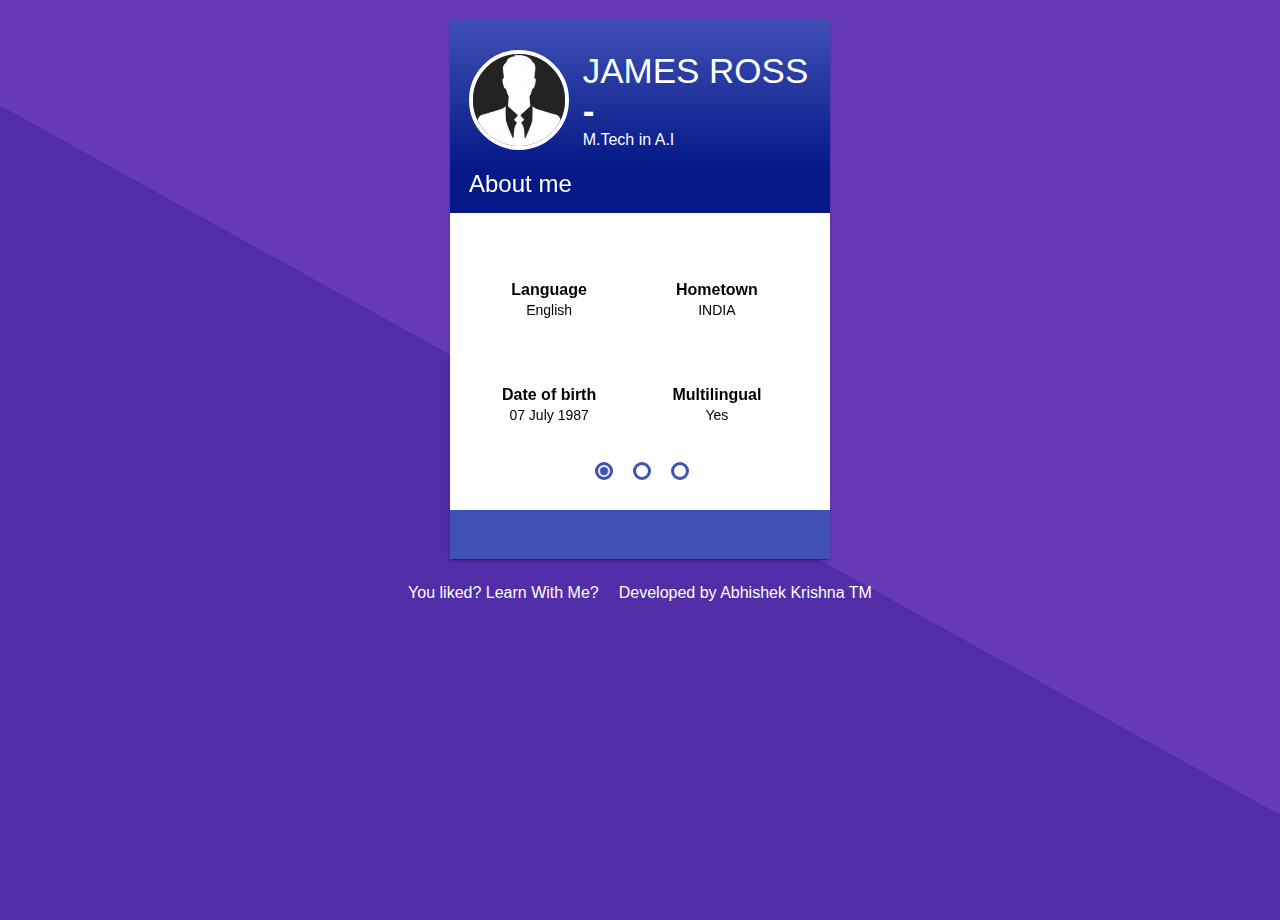
<file: z.html>
<!DOCTYPE html>
<html lang="en">
<head>
    <meta charset="UTF-8">
    <meta name="viewport" content="width=device-width, initial-scale=1.0">
    
    <title>Teachers Profile</title>
    <link href="teacherprofile.css" rel="stylesheet">
</head>
<body>	<article class="cssui-usercard">
    <div class="cssui-usercard__body">
        <header class="cssui-usercard__header">
            <img src="profilepic.jpeg" class="cssui-usercard__avatar" alt="Avatar">
            <div class="cssui-usercard__header-info">
                <h3 class="cssui-usercard__name">JAMES ROSS<span class="cssui-usercard__name-label"> -</span></h3>
                <span class="cssui-usercard__post">M.Tech in A.I</span>
            </div>
        </header>
        <div class="cssui-usercard__content">
            <div class="cssui-slider">

                <!-- the control elements of slider -->

                <input id="slide1" type="radio" class="cssui-slider__switch cssui-usercard__switch" name="slider-controls" checked autofocus>
                <label for="slide1" class="cssui-slider__control cssui-usercard__control"></label>
                <input id="slide2" type="radio" class="cssui-slider__switch cssui-usercard__switch" name="slider-controls">
                <label for="slide2" class="cssui-slider__control cssui-usercard__control"></label>
                <input id="slide3" type="radio" class="cssui-slider__switch cssui-usercard__switch" name="slider-controls">
                <label for="slide3" class="cssui-slider__control cssui-usercard__control"></label>

                <div class="cssui-slider__slides">

                    <!-- first slide -->

                    <div class="cssui-slider__slide">
                        <h4 class="cssui-usercard__title">About me</h4>
                        <div class="cssui-usercard__stats">
                            <div class="cssui-stats cssui-usercard__stats-item">
                                <i class="cssui-icon icon-earth"></i>
                                <div class="cssui-stats__info cssui-usercard__stats-info">
                                    <span class="cssui-stats__name cssui-usercard__stats-name">Language</span>
                                    <span class="cssui-stats__value">English</span>
                                </div>
                            </div>
                            <div class="cssui-stats cssui-usercard__stats-item">
                                <i class="cssui-icon icon-location"></i>
                                <div class="cssui-stats__info cssui-usercard__stats-info">
                                    <span class="cssui-stats__name cssui-usercard__stats-name">Hometown</span>
                                    <span class="cssui-stats__value">INDIA</span>
                                </div>
                            </div>
                            <div class="cssui-stats cssui-usercard__stats-item">
                                <i class="cssui-icon icon-calendar"></i>
                                <div class="cssui-stats__info cssui-usercard__stats-info">
                                    <span class="cssui-stats__name cssui-usercard__stats-name">Date of birth</span>
                                    <span class="cssui-stats__value">07 July 1987</span>
                                </div>
                            </div>
                            <div class="cssui-stats cssui-usercard__stats-item">
                                <i class="cssui-icon icon-man-woman"></i>
                                <div class="cssui-stats__info cssui-usercard__stats-info">
                                    <span class="cssui-stats__name cssui-usercard__stats-name">Multilingual</span>
                                    <span class="cssui-stats__value">Yes</span>
                                </div>
                            </div>
                        </div>
                    </div>

                    <!-- second slide -->

                    <div class="cssui-slider__slide">
                        <h4 class="cssui-usercard__title">My Other Skills</h4>
                        <div class="cssui-usercard__stats">
                            <div class="cssui-stats cssui-usercard__stats-item">
                                <i class="cssui-icon icon-html"></i>
                                <div class="cssui-stats__info cssui-usercard__stats-info">
                                    <span class="cssui-stats__name cssui-usercard__stats-name">HTML</span>
                                    <span class="cssui-stats__value">85%</span>
                                </div>
                            </div>
                            <div class="cssui-stats cssui-usercard__stats-item">
                                <i class="cssui-icon icon-vue"></i>
                                <div class="cssui-stats__info cssui-usercard__stats-info">
                                    <span class="cssui-stats__name cssui-usercard__stats-name">VUE</span>
                                    <span class="cssui-stats__value">90%</span>
                                </div>
                            </div>
                            <div class="cssui-stats cssui-usercard__stats-item">
                                <i class="cssui-icon icon-angular"></i>
                                <div class="cssui-stats__info cssui-usercard__stats-info">
                                    <span class="cssui-stats__name cssui-usercard__stats-name">AngularJS</span>
                                    <span class="cssui-stats__value">70%</span>
                                </div>
                            </div>
                            <div class="cssui-stats cssui-usercard__stats-item">
                                <i class="cssui-icon icon-js"></i>
                                <div class="cssui-stats__info cssui-usercard__stats-info">
                                    <span class="cssui-stats__name cssui-usercard__stats-name">NodeJS</span>
                                    <span class="cssui-stats__value">82%</span>
                                </div>
                            </div>
                        </div>
                    </div>

                    <!-- third slide -->

                    <div class="cssui-slider__slide">
                        <h4 class="cssui-usercard__title">My Contacts</h4>
                        <div class="cssui-usercard__stats">
                            <div class="cssui-stats cssui-usercard__stats-item">
                                <i class="cssui-icon icon-email"></i>
                                <div class="cssui-stats__info cssui-usercard__stats-info">
                                    <span class="cssui-stats__name cssui-usercard__stats-name">E-mail</span>
                                    <a href="#0" class="cssui-stats__value">jamesross@gmail.com</a>
                                </div>
                            </div>
                            <div class="cssui-stats cssui-usercard__stats-item">
                                <i class="cssui-icon icon-phone"></i>
                                <div class="cssui-stats__info cssui-usercard__stats-info">
                                    <span class="cssui-stats__name cssui-usercard__stats-name">Phone</span>
                                    <a href="tel:79000000000" class="cssui-stats__value">6364221860</a>
                                </div>
                            </div>
                            <div class="cssui-stats cssui-usercard__stats-item">
                                <i class="cssui-icon icon-whatsapp"></i>
                                <div class="cssui-stats__info cssui-usercard__stats-info">
                                    <span class="cssui-stats__name cssui-usercard__stats-name">WhatsApp</span>
                                    <span class="cssui-stats__value">+91 6364221860</span>
                                </div>
                            </div>
                            <div class="cssui-stats cssui-usercard__stats-item">
                                <i class="cssui-icon icon-skype"></i>
                                <div class="cssui-stats__info cssui-usercard__stats-info">
                                    <span class="cssui-stats__name cssui-usercard__stats-name">PINCODE</span>
                                    <span class="cssui-stats__value">560068</span>
                                </div>
                            </div>
                        </div>
                    </div>
                </div>
            </div>
        </div>
    </div>
    <footer class="cssui-usercard__footer">
        <a href="#0" class="cssui-social cssui-usercard__social">
            <i class="cssui-icon icon-twitter"></i>
            <span class="cssui-social__name">twitter</span>
        </a>
        <a href="#0" class="cssui-social cssui-usercard__social">
            <i class="cssui-icon icon-linkedin"></i>
            <span class="cssui-social__name">linkedin</span>
        </a>
        <a href="#0" class="cssui-social cssui-usercard__social">
            <i class="cssui-icon icon-codepen"></i>
            <span class="cssui-social__name">codepen</span>
        </a>
    </footer>
</article>
<footer class="footer">
<div class="main-container footer__container">
  <div class="footer__column">
    <span>You liked?</span>
    <a href="https://www.paypal.me/melnik909" class="donate"  rel="noopener noreferrer" target="_blank">Learn With Me?</a>
  </div>
  <a href="https://stas-melnikov.ru" class="melnik909"  rel="noopener noreferrer" target="_blank">Developed by Abhishek Krishna TM</a>
</div>
</footer>
</body>
</html>
</file>
<file: me.css>
* {
	padding: 0;
	margin: 0;
}

html,body {
	background-color: #6E7889;
	font-family: tahoma, sans-serif;
	color: #E6EBEE;
}

#card {
	background-color: #393B45;
	height: auto;
	width: 350px;
	margin: 10vh auto;
	border-radius: 25px;
	padding-bottom: 1px;
	box-shadow: 2px 2px 5px #4069E2;
}

h1 {
	color: white;
	text-align: center;
	width: 100%;
	background-color: #E6EBEE;
	border-radius: 25px 25px 0 0;
	color: #393B45;
	padding: 30px 0;
	font-weight: 800;
	margin: 0;
}

.image-crop {
	display: block;
	position: relative;
	background-color: #E6EBEE;
	width: 150px;
	height: 150px;
	margin: 0 auto;
	margin-top: 30px;
	overflow: hidden;
	border-radius: 50%;
	box-shadow: 1px 1px 5px #4069E2;
}

#avatar {
	display: inline;
	height: 230px;
	width: auto;
	margin-left: -34px;
}

#bio {
	display: block;
	margin: 30px auto;
	width: 280px;
	height: auto;
}

#bio p {
	color: #E6EBEE;
	font-weight: lighter;
	font-size: 15px;
	text-align: justify;
}

#stats {
	display: flex;
	flex-direction: row;
	height: auto;
	width: 280px;
	justify-content: space-between;
	align-items: center;
	margin: 0 auto;
	font-weight: 500;
}

.col {
	display: flex;
	flex-direction: column;
	justify-content: center;
	align-items: center;
	width: auto;
}

.stat {
	font-size: 25px;
	margin: 0;
}

.label {
	margin: 0;
}

#buttons {
	display: flex;
	margin: 0 auto;
	justify-content: space-between;
	width: 280px;
}

button {
	display: block;
	position: relative;
	padding: 10px 0;
	width: 130px;
	margin: 30px 0;
	border-radius: 25px;
	border: none;
	font-size: 20px;
	letter-spacing: 0.2px;
	font-weight: 500;
	background-color: #4069E2;
	color: #E6EBEE;
}

button:focus {
	display: none;
}

button:hover {
	transform: scale(1.03);
	cursor: pointer;
	transition: all 0.2s ease-in-out;
}

#msg{
	background-color: #E6EBEE;
	color: #393B45;
}
</file>
<file: teacherprofile.css>
/*
* user card
*/

.cssui-usercard{
	box-sizing: border-box;
	display: flex;
	box-shadow: 0 2px 2px 0 rgba(0, 0, 0, 0.14), 0 1px 5px 0 rgba(0, 0, 0, 0.12), 0 3px 1px -2px rgba(0, 0, 0, 0.2);
	flex-direction: column;
	background-color: #fff;  
	margin: 2rem auto 1rem;
	position: relative;
	z-index: 5;
  }
  
  @media screen and (min-width: 641px){
  
	.cssui-usercard{
	  width: 38rem;
	}
  }
  
  @media screen and (max-width: 640px){
  
	.cssui-usercard{
	  width: 90%;
	}
  }
  
  .cssui-usercard__body{
	padding-bottom: 2rem;
	flex-grow: 2;
	color: #000;
  }
  
  .cssui-usercard__header{
	padding: 3rem 5% 2rem;
	display: flex;
	align-items: center;
	background-image: linear-gradient(to bottom, #3F51B5, #041886);
	color: #fff;  
  }
  
  .cssui-usercard__avatar{
	border-radius: 50%;
	border: 4px solid #fff;
	box-sizing: border-box;
	margin-right: 4%;
	width: 10rem;
	height: 10rem;
  }
  
  .cssui-usercard__name{
	font-size: 3.5rem;
	font-weight: 300;
	margin-top: 0;  
	margin-bottom: 0;  
  }
  
  .cssui-usercard__name-label{
	font-weight: 700;
  }
  
  .cssui-usercard__post{
	display: block;
  }
  
  .cssui-usercard__title{
	padding: 0 5% 1.5rem;
	margin-top: 0;
	margin-bottom: 3rem;
	font-size: 2.4rem;
	font-weight: 300;
	color: #fff;  
	background-color: #041886;  
  }
  
  .cssui-stats{
	box-sizing: border-box;
	font-size: 1.4rem;
  }
  
  .cssui-stats__name, .cssui-stats__value{
	display: block;
	word-break: break-all;
  }
  
  .cssui-stats__value{
	text-decoration: none;
	color: inherit;
	margin-top: .2em;
  }
  
  .cssui-usercard__stats{
	padding-right: 4%;
	padding-left: 4%;
	text-align: center;
	display: flex;
	flex-wrap: wrap;
	justify-content: flex-start;
	align-items: flex-start;
  }
  
  .cssui-usercard__stats-item{
	width: 48%;
	margin-top: 3rem;
  }
  
  .cssui-usercard__stats-item:first-child,
  .cssui-usercard__stats-item:nth-child(2){
	margin-top: 0;
  }
  
  .cssui-usercard__stats-info{
	margin-top: .7rem;
  }
  
  .cssui-usercard__stats-name{
	font-weight: 700;
	font-size: 1.6rem;
  }
  
  .cssui-usercard__footer{
	padding: 1.5rem 4%;
	text-align: center;
	background-color: #3F51B5;
	color: #fff;  
  }
  
  .cssui-icon{
	width: 2em;
	height: 2em;
	display: inline-block;
	background-repeat: no-repeat;
	background-position: 50% 50%;
	background-size: contain;
  }
  
  .cssui-social{
	display: inline-block;
	vertical-align: middle;
	position: relative;
	overflow: hidden;
  }
  
  .cssui-social__name{
	position: absolute;
	left: -9999px;
  }
  
  .cssui-usercard__social{
	margin-right: 1.6rem;
	font-size: .8rem;
  }
  
  .cssui-usercard__social:last-child{
	margin-right: 0;
  }
  
  .cssui-slider{
	position: relative;
	overflow: hidden;
	box-sizing: border-box;
	height: 32rem;
  }
  
  .cssui-slider__slides{
	height: 100%;
	transform: translate3d(0, 0, 0);
	transition: transform .4s;  
  }
  
  .cssui-slider__slide{
	position: absolute;
	width: 100%;
	height: 100%;
	top: 0;  
  }
  
  .cssui-slider__slide:nth-of-type(1){
	left: 0;
  }
  
  .cssui-slider__slide:nth-of-type(2){
	left: 100%;
  }
  
  .cssui-slider__slide:nth-of-type(3){
	left: 200%;
  }
  
  .cssui-slider__control{
	width: 1.2rem;
	height: 1.2rem;
	display: block;
	border-radius: 50%;
	cursor: pointer;
	text-indent: -9999px;
	position: absolute;
	z-index: 3;
  }
  
  .cssui-usercard__switch{
	position: absolute;
	top: 0;
	left: -9999px;
  }
  
  .cssui-slider__switch:nth-of-type(1):checked ~ .cssui-slider__slides{
	transform: translate3d(0%, 0, 0);
  }
  
  .cssui-slider__switch:nth-of-type(2):checked ~ .cssui-slider__slides{
	transform: translate3d(-100%, 0, 0);
  }
  
  .cssui-slider__switch:nth-of-type(3):checked ~ .cssui-slider__slides{
	transform: translate3d(-200%, 0, 0);
  }
  
  .cssui-usercard__switch:checked + .cssui-slider__control:before{
	transform: scale(0.7) translateZ(0);
  }
  
  .cssui-usercard__control{
	border: 3px solid #3F51B5;
	overflow: hidden;
	position: absolute;
	margin-left: -.75rem;
	bottom: 1rem;
	z-index: 2;
	display: flex;
	justify-content: center;
	align-items: center;
	transform: translateZ(0);
  }
  
  .cssui-usercard__control:before{
	content: "";
	display: block;
	width: 100%;
	height: 100%;
	border-radius: 50%;
	transform: scale(0) translateZ(0);
	background-color: #3F51B5;
	transition: transform .2s ease-out;
  }
  
  .cssui-usercard__control:nth-of-type(1){
	left: 40%;
  }
  
  .cssui-usercard__control:nth-of-type(2){
	left: 50%;
  }
  
  .cssui-usercard__control:nth-of-type(3){
	left: 60%;
  }
  
  /*
  * demo styles
  */
  
  @media screen and (min-width: 981px){
  
	html{
	  font-size: 62.5%;
	}
  }
  
  @media screen and (min-width: 641px) and (max-width: 980px){
  
	html{
	  font-size: 9px;
	}
  }
  
  @media screen and (max-width: 640px){
  
	html{
	  font-size: 8px;
	}
  }
  
  body{
	font-family: "Roboto", "Arial", sans-serif;
	font-size: 1.6rem;
	color: #fff;
	margin: 0;
	min-height: 100vh;
	overflow-x: hidden;
	background-image: linear-gradient(29deg, #512DA8 50%, #673AB7 50%);
  }
  
  a{
	color: inherit;
	text-decoration: none;
  }
  
  .footer{
	text-align: center;
	padding-top: 1.5rem;
	padding-bottom: 1.5rem;
	position: relative;
	z-index: 5;
  }
  
  @media screen and (max-width: 640px){
  
	.footer{
	  font-size: 1.4rem;
	}
  }
  
  .footer__container{
	display: flex;
	justify-content: center;
  }
  
  .melnik909{
	margin-left: 2rem;
  }
  
  /* loading icons */
  
  .icon-earth{
	background-image: url("https://stas-melnikov.ru/demo-icons/capital-letter-colored.svg");
  }
  
  .icon-location{
	background-image: url("https://stas-melnikov.ru/demo-icons/location-colored.svg");
  }
  
  .icon-calendar{
	background-image: url("https://stas-melnikov.ru/demo-icons/calendar-colored.svg");
  }
  
  .icon-man-woman{
	background-image: url("https://stas-melnikov.ru/demo-icons/family-colored.svg");
  }
  
  .icon-twitter{
	background-image: url("https://stas-melnikov.ru/demo-icons/twitter-white.svg");
  }
  
  .icon-linkedin{
	background-image: url("https://stas-melnikov.ru/demo-icons/linkedin-white.svg");
  }
  
  .icon-codepen{
	background-image: url("https://stas-melnikov.ru/demo-icons/codepen-white.svg");
  }
  
  .icon-html{
	background-image: url("https://stas-melnikov.ru/demo-icons/html5-colored.svg");
  }
  
  .icon-angular{
	background-image: url("https://stas-melnikov.ru/demo-icons/angular-colored.svg");
  }
  
  .icon-vue{
	background-image: url("https://stas-melnikov.ru/demo-icons/vue-colored.svg");
  }
  
  .icon-js{
	background-image: url("https://stas-melnikov.ru/demo-icons/server-js-colored.svg");
  }
  
  .icon-email{
	background-image: url("https://stas-melnikov.ru/demo-icons/mail-colored.svg");
  }
  
  .icon-phone{
	background-image: url("https://stas-melnikov.ru/demo-icons/iphone-colored.svg");
  }
  
  .icon-whatsapp{
	background-image: url("https://stas-melnikov.ru/demo-icons/whatsapp-colored.svg");
  }
  
  .icon-skype{
	background-image: url("https://stas-melnikov.ru/demo-icons/skype-colored.svg");
  }
</file>
<file: studentform.css>
h3{
    font-family: Calibri; 
    font-size: 25pt;         
    font-style: normal; 
    font-weight: bold; 
    color:SlateBlue;
    text-align: center; 
    text-decoration: underline
  }
  
  table{
    font-family: Calibri; 
    color:white; 
    font-size: 11pt; 
    font-style: normal;
    font-weight: bold;
    
    background-color: SlateBlue; 
    border-collapse: collapse; 
    border: 2px solid navy
  }
  table.inner{
    border: 0px
  }
  body, html {
    height: 100%;
  }
  
  .bg {
    /* The image used */
    background-image: url("img_girl.jpg");
  
    /* Full height */
    height: 100%;
  
    /* Center and scale the image nicely */
    background-position: center;
    background-repeat: no-repeat;
    background-size: cover;
  }
</file>
